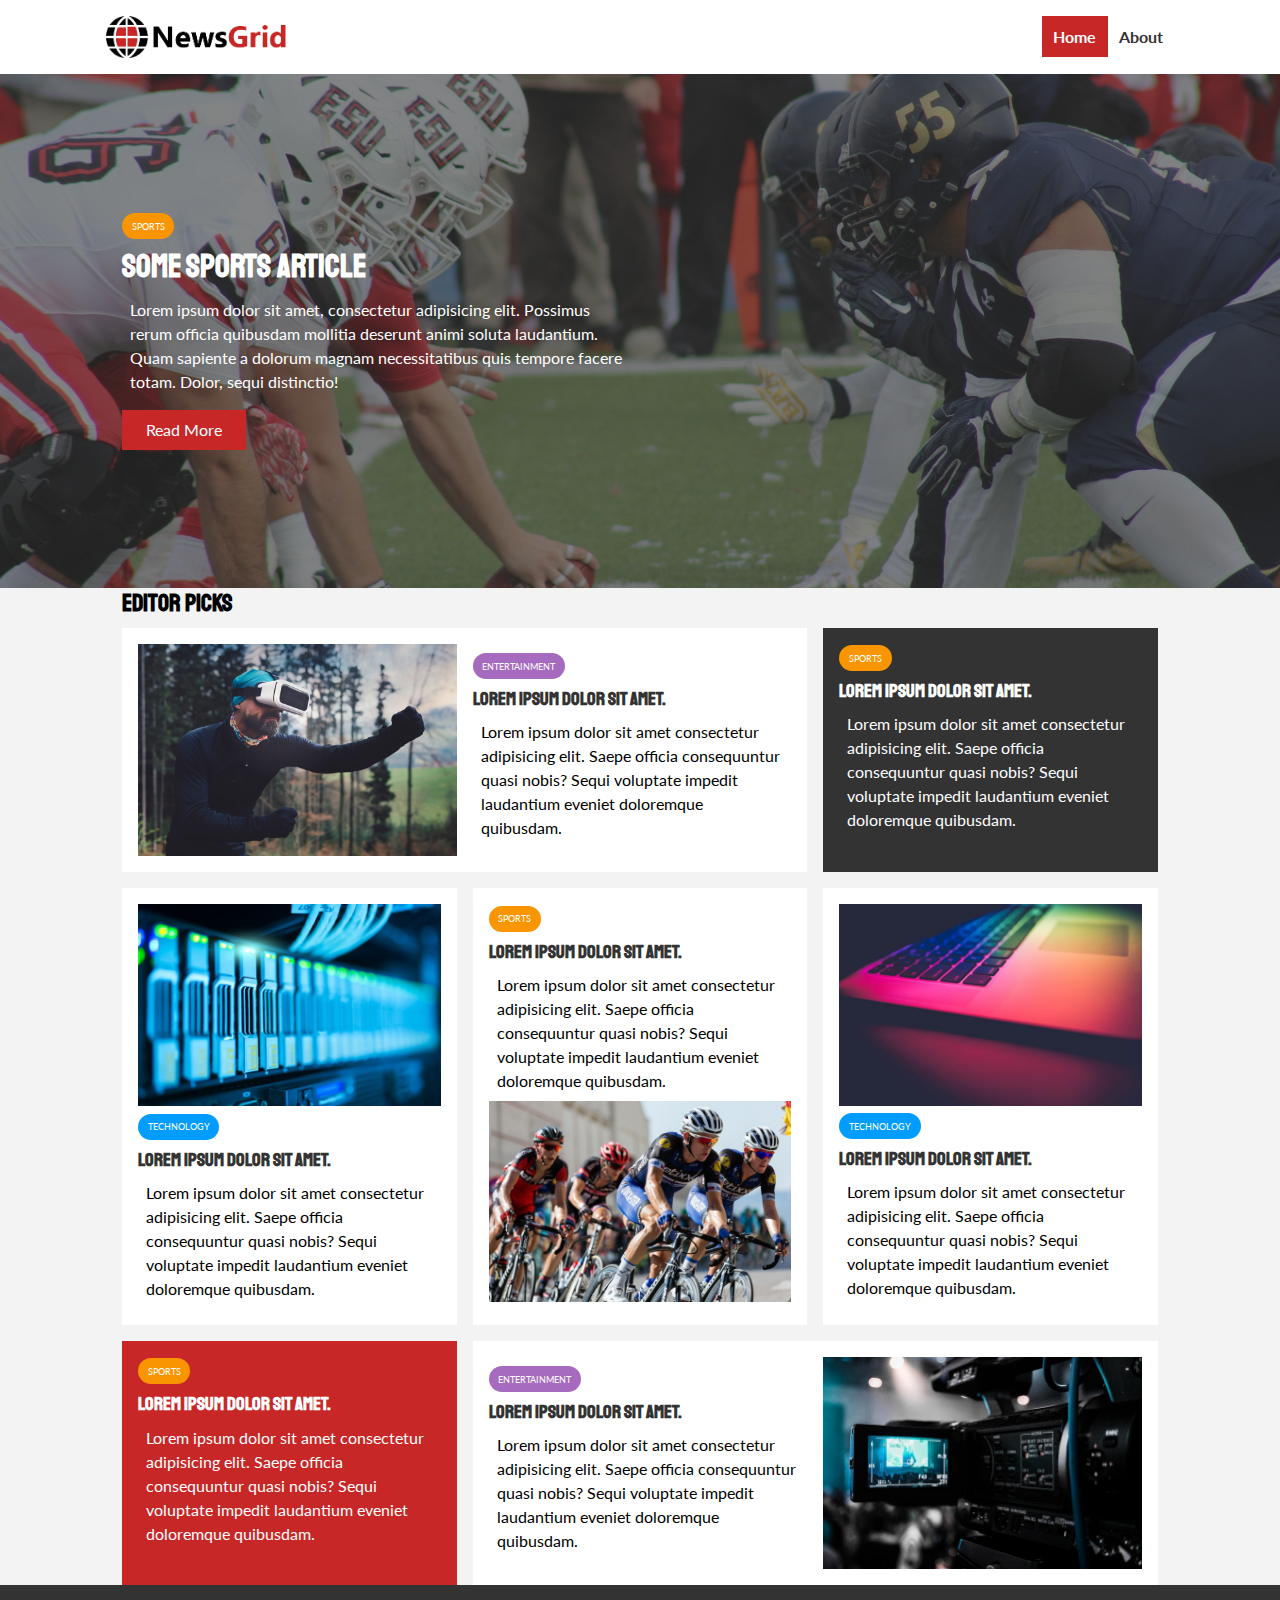
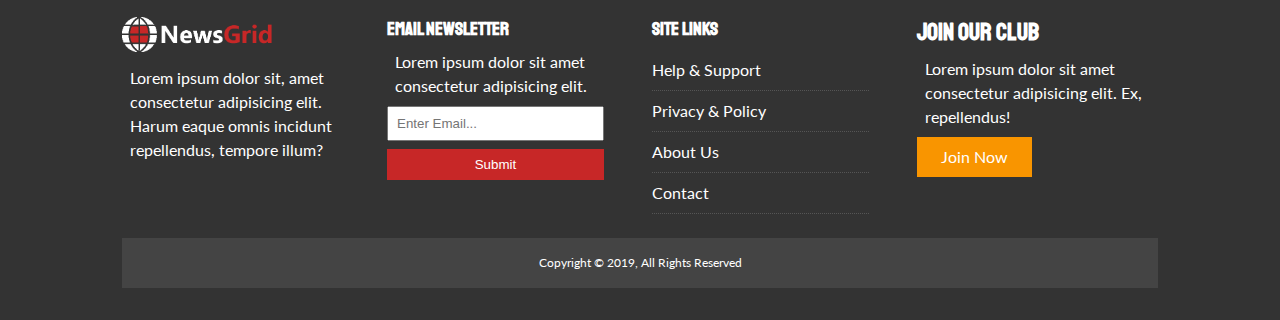
<file: index.html>
<!DOCTYPE html>
<html lang="en">
<head>
  <meta charset="UTF-8">
  <meta name="viewport" content="width=device-width, initial-scale=1.0">
  <meta http-equiv="X-UA-Compatible" content="ie=edge">
  <link rel="stylesheet" href="https://use.fontawesome.com/releases/v5.6.3/css/all.css" integrity="sha384-UHRtZLI+pbxtHCWp1t77Bi1L4ZtiqrqD80Kn4Z8NTSRyMA2Fd33n5dQ8lWUE00s/" crossorigin="anonymous">
  <link href="https://fonts.googleapis.com/css?family=Lato|Staatliches" rel="stylesheet">
  <link rel="stylesheet" href="css/style.css">
  <link rel="stylesheet" media="screen and (max-width: 768px)" href="css/mobile.css">
  <link rel="shortcut icon" type="image/x-icon" href="favicon.ico">
  <title>NewsGrid | Latest News</title>
</head>
<body>
  <nav id="main-nav">
    <div class="container">
      <img src="img/logo.png" alt="NewsGrid" class="logo">
      <div class="social">
        <a href="http://facebook.com" target="_blank"><i class="fab fa-facebook fa-2x"></i></a>
        <a href="http://twitter.com" target="_blank"><i class="fab fa-twitter fa-2x"></i></a>
        <a href="http://instagram.com" target="_blank"><i class="fab fa-instagram fa-2x"></i></a>
        <a href="http://youtube.com" target="_blank"><i class="fab fa-youtube fa-2x"></i></a>
      </div>
      <ul>
        <li><a class="current" href="index.html">Home</a></li>
        <li><a href="about.html">About</a></li>
      </ul>
    </div>
  </nav>

  <!-- Showcase -->
  <header id="showcase">
    <div class="container">
      <div class="showcase-container">
        <div class="showcase-content">
          <div class="category category-sports">Sports</div>
          <h1>Some Sports Article</h1>
          <p>Lorem ipsum dolor sit amet, consectetur adipisicing elit. Possimus rerum officia quibusdam mollitia deserunt animi soluta laudantium. Quam sapiente a dolorum magnam necessitatibus quis tempore facere totam. Dolor, sequi distinctio!</p>
          <a href="article.html" class="btn btn-primary">Read More</a>
        </div>
      </div>
    </div>
  </header>

  <!-- Home Articles -->
  <section id="home-articles" class="py2">
    <div class="container">
      <h2>Editor Picks</h2>
      <div class="articles-container">
        <article class="card">
          <img src="img/articles/ent1.jpg" alt="">
          <div>
            <div class="category category-ent">Entertainment</div>
            <h3>
              <a href="article.html">Lorem ipsum dolor sit amet.</a>
            </h3>
            <p>Lorem ipsum dolor sit amet consectetur adipisicing elit. Saepe officia consequuntur quasi nobis? Sequi voluptate impedit laudantium eveniet doloremque quibusdam.</p>
          </div>
        </article>
        <article class="card bg-dark">
            <div class="category category-sports">Sports</div>
            <h3>
              <a href="article.html">Lorem ipsum dolor sit amet.</a>
            </h3>
            <p>Lorem ipsum dolor sit amet consectetur adipisicing elit. Saepe officia consequuntur quasi nobis? Sequi voluptate impedit laudantium eveniet doloremque quibusdam.</p>
        </article>
        <article class="card">
          <img src="img/articles/tech1.jpg" alt="">
            <div class="category category-tech">Technology</div>
            <h3>
              <a href="article.html">Lorem ipsum dolor sit amet.</a>
            </h3>
            <p>Lorem ipsum dolor sit amet consectetur adipisicing elit. Saepe officia consequuntur quasi nobis? Sequi voluptate impedit laudantium eveniet doloremque quibusdam.</p>
        </article>
        <article class="card">
            <div class="category category-sports">Sports</div>
            <h3>
              <a href="article.html">Lorem ipsum dolor sit amet.</a>
            </h3>
            <p>Lorem ipsum dolor sit amet consectetur adipisicing elit. Saepe officia consequuntur quasi nobis? Sequi voluptate impedit laudantium eveniet doloremque quibusdam.</p>
            <img src="img/articles/sports1.jpg" alt="">
        </article>
        <article class="card">
          <img src="img/articles/tech2.jpg" alt="">
            <div class="category category-tech">Technology</div>
            <h3>
              <a href="article.html">Lorem ipsum dolor sit amet.</a>
            </h3>
            <p>Lorem ipsum dolor sit amet consectetur adipisicing elit. Saepe officia consequuntur quasi nobis? Sequi voluptate impedit laudantium eveniet doloremque quibusdam.</p>
        </article>
        <article class="card bg-primary">
          <div class="category category-sports">Sports</div>
          <h3>
            <a href="article.html">Lorem ipsum dolor sit amet.</a>
          </h3>
          <p>Lorem ipsum dolor sit amet consectetur adipisicing elit. Saepe officia consequuntur quasi nobis? Sequi voluptate impedit laudantium eveniet doloremque quibusdam.</p>
      </article>
      <article class="card">
        <div>
          <div class="category category-ent">Entertainment</div>
          <h3>
            <a href="article.html">Lorem ipsum dolor sit amet.</a>
          </h3>
          <p>Lorem ipsum dolor sit amet consectetur adipisicing elit. Saepe officia consequuntur quasi nobis? Sequi voluptate impedit laudantium eveniet doloremque quibusdam.</p>
        </div>
        <img src="img/articles/ent2.jpg" alt="">
      </article>
      </div>
    </div>
  </section>

  <!-- Footer -->
  <footer id="main-footer" class="py-2">
    <div class="container footer-container">
      <div>
        <img src="img/logo_light.png" alt="Newsgrid">
        <p>Lorem ipsum dolor sit, amet consectetur adipisicing elit. Harum eaque omnis incidunt repellendus, tempore illum?</p>
      </div>
      <div>
        <h3>Email Newsletter</h3>
        <p>Lorem ipsum dolor sit amet consectetur adipisicing elit.</p>
        <form name="contact" method="POST" data-netlify="true">
          <input type="email" name="email" placeholder="Enter Email...">
          <input type=submit valu="subscribe" class="btn btn-primary">
        </form>
      </div>
      <div>
        <h3>Site Links</h3>
        <ul class="list">
          <li><a href="#">Help & Support</a></li>
          <li><a href="#">Privacy & Policy</a></li>
          <li><a href="#">About Us</a></li>
          <li><a href="#">Contact</a></li>
        </ul>
      </div>
      <div>
        <h2>Join Our Club</h2>
        <p>Lorem ipsum dolor sit amet consectetur adipisicing elit. Ex, repellendus!</p>
        <a href="#" class="btn btn-secondary">Join Now</a>
      </div>
      <div>
        <p>
          Copyright &copy; 2019, All Rights Reserved
        </p>
      </div>
    </div>
  </footer>
</body>
</html>
</file>
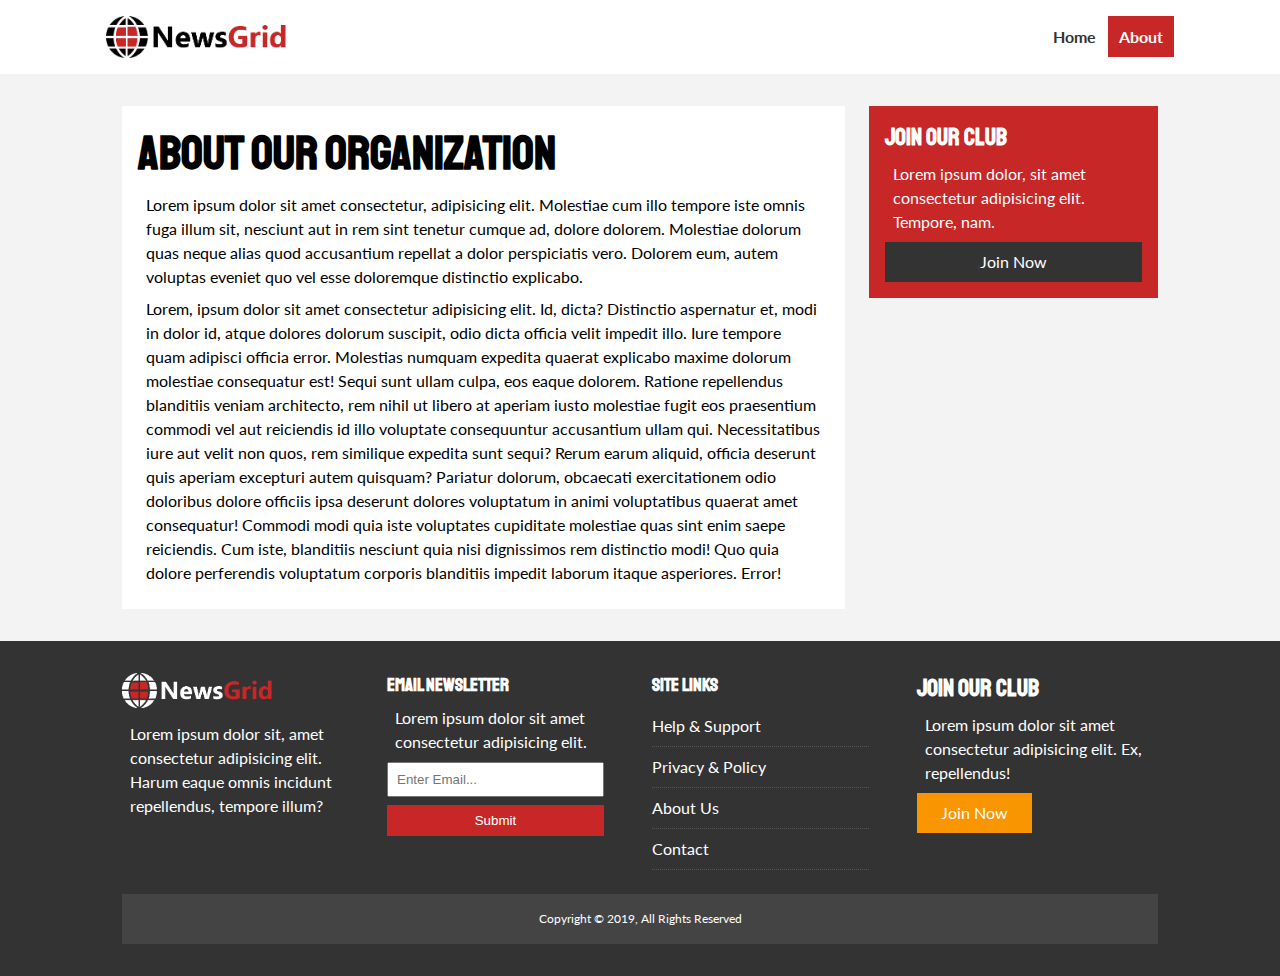
<file: about.html>
<!DOCTYPE html>
<html lang="en">
<head>
  <meta charset="UTF-8">
  <meta name="viewport" content="width=device-width, initial-scale=1.0">
  <meta http-equiv="X-UA-Compatible" content="ie=edge">
  <link rel="stylesheet" href="https://use.fontawesome.com/releases/v5.6.3/css/all.css" integrity="sha384-UHRtZLI+pbxtHCWp1t77Bi1L4ZtiqrqD80Kn4Z8NTSRyMA2Fd33n5dQ8lWUE00s/" crossorigin="anonymous">
  <link href="https://fonts.googleapis.com/css?family=Lato|Staatliches" rel="stylesheet">
  <link rel="stylesheet" href="css/style.css">
  <link rel="stylesheet" media="screen and (max-width: 768px)" href="css/mobile.css">
  <link rel="shortcut icon" type="image/x-icon" href="favicon.ico">
  <title>NewsGrid | About</title>
</head>
<body>
  <nav id="main-nav">
    <div class="container">
      <img src="img/logo.png" alt="NewsGrid" class="logo">
      <div class="social">
        <a href="http://facebook.com" target="_blank"><i class="fab fa-facebook fa-2x"></i></a>
        <a href="http://twitter.com" target="_blank"><i class="fab fa-twitter fa-2x"></i></a>
        <a href="http://instagram.com" target="_blank"><i class="fab fa-instagram fa-2x"></i></a>
        <a href="http://youtube.com" target="_blank"><i class="fab fa-youtube fa-2x"></i></a>
      </div>
      <ul>
        <li><a href="index.html">Home</a></li>
        <li><a href="about.html" class="current" >About</a></li>
      </ul>
    </div>
  </nav>
  
  <section id="about">
      <div class="container">
          <div class="page-container">
              <article class="card">
                  <h1 class="l-heading">About Our Organization</h1>
                  <p>Lorem ipsum dolor sit amet consectetur, adipisicing elit. Molestiae cum illo tempore iste omnis fuga illum sit, nesciunt aut in rem sint tenetur cumque ad, dolore dolorem. Molestiae dolorum quas neque alias quod accusantium repellat a dolor perspiciatis vero. Dolorem eum, autem voluptas eveniet quo vel esse doloremque distinctio explicabo.</p>
                  <p>Lorem, ipsum dolor sit amet consectetur adipisicing elit. Id, dicta? Distinctio aspernatur et, modi in dolor id, atque dolores dolorum suscipit, odio dicta officia velit impedit illo. Iure tempore quam adipisci officia error. Molestias numquam expedita quaerat explicabo maxime dolorum molestiae consequatur est! Sequi sunt ullam culpa, eos eaque dolorem. Ratione repellendus blanditiis veniam architecto, rem nihil ut libero at aperiam iusto molestiae fugit eos praesentium commodi vel aut reiciendis id illo voluptate consequuntur accusantium ullam qui. Necessitatibus iure aut velit non quos, rem similique expedita sunt sequi? Rerum earum aliquid, officia deserunt quis aperiam excepturi autem quisquam? Pariatur dolorum, obcaecati exercitationem odio doloribus dolore officiis ipsa deserunt dolores voluptatum in animi voluptatibus quaerat amet consequatur! Commodi modi quia iste voluptates cupiditate molestiae quas sint enim saepe reiciendis. Cum iste, blanditiis nesciunt quia nisi dignissimos rem distinctio modi! Quo quia dolore perferendis voluptatum corporis blanditiis impedit laborum itaque asperiores. Error!</p>
              </article>
              <aside class="card bg-primary">
                  <h2>Join Our Club</h2>
                  <p>Lorem ipsum dolor, sit amet consectetur adipisicing elit. Tempore, nam.</p>
                  <a href="#" class="btn btn-dark btn-block">Join Now</a>
              </aside>
          </div>
      </div>
  </section>

  <!-- Footer -->
  <footer id="main-footer" class="py-2">
    <div class="container footer-container">
      <div>
        <img src="img/logo_light.png" alt="Newsgrid">
        <p>Lorem ipsum dolor sit, amet consectetur adipisicing elit. Harum eaque omnis incidunt repellendus, tempore illum?</p>
      </div>
      <div>
        <h3>Email Newsletter</h3>
        <p>Lorem ipsum dolor sit amet consectetur adipisicing elit.</p>
        <form name="contact" method="POST" data-netlify="true">
          <input type="email" name="email" placeholder="Enter Email...">
          <input type=submit valu="subscribe" class="btn btn-primary">
        </form>
      </div>
      <div>
        <h3>Site Links</h3>
        <ul class="list">
          <li><a href="#">Help & Support</a></li>
          <li><a href="#">Privacy & Policy</a></li>
          <li><a href="#">About Us</a></li>
          <li><a href="#">Contact</a></li>
        </ul>
      </div>
      <div>
        <h2>Join Our Club</h2>
        <p>Lorem ipsum dolor sit amet consectetur adipisicing elit. Ex, repellendus!</p>
        <a href="#" class="btn btn-secondary">Join Now</a>
      </div>
      <div>
        <p>
          Copyright &copy; 2019, All Rights Reserved
        </p>
      </div>
    </div>
  </footer>
</body>
</html>
</file>
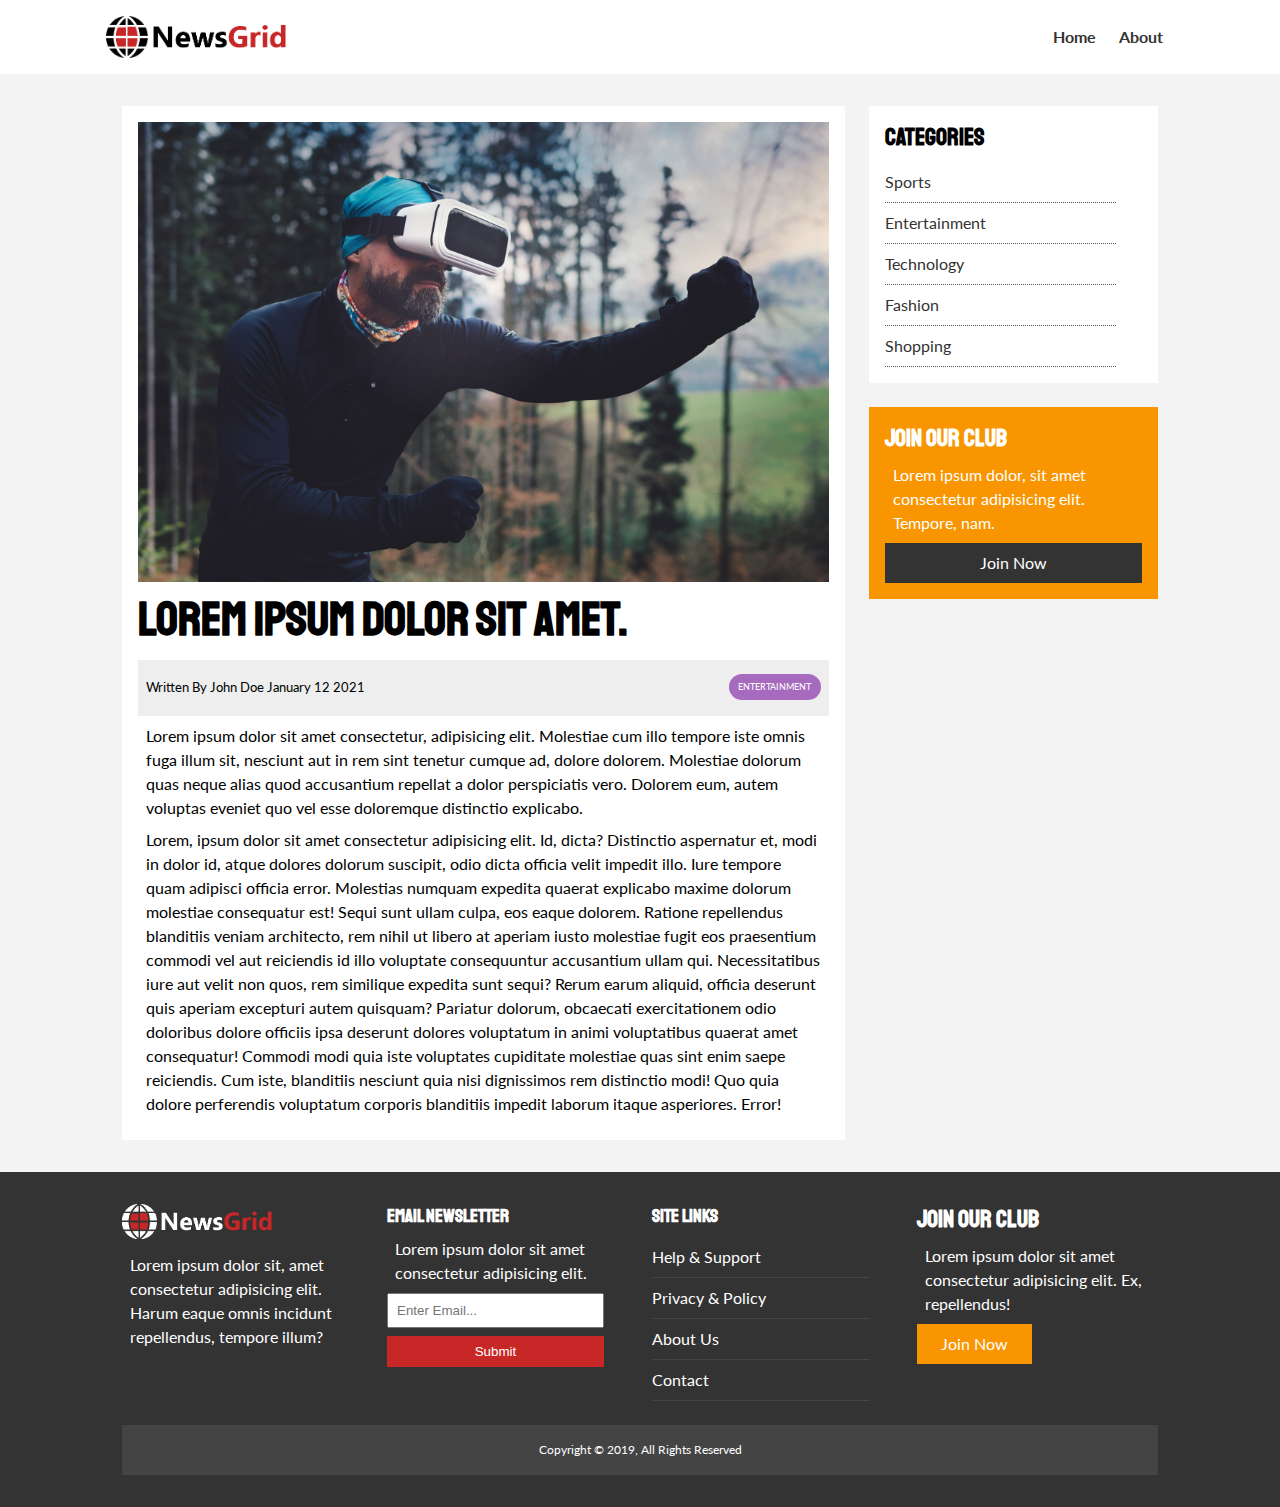
<file: article.html>
<!DOCTYPE html>
<html lang="en">
<head>
  <meta charset="UTF-8">
  <meta name="viewport" content="width=device-width, initial-scale=1.0">
  <meta http-equiv="X-UA-Compatible" content="ie=edge">
  <link rel="stylesheet" href="https://use.fontawesome.com/releases/v5.6.3/css/all.css" integrity="sha384-UHRtZLI+pbxtHCWp1t77Bi1L4ZtiqrqD80Kn4Z8NTSRyMA2Fd33n5dQ8lWUE00s/" crossorigin="anonymous">
  <link href="https://fonts.googleapis.com/css?family=Lato|Staatliches" rel="stylesheet">
  <link rel="stylesheet" href="css/style.css">
  <link rel="stylesheet" media="screen and (max-width: 768px)" href="css/mobile.css">
  <link rel="shortcut icon" type="image/x-icon" href="favicon.ico">
  <title>NewsGrid | Latest News</title>
</head>
<body>
  <nav id="main-nav">
    <div class="container">
      <img src="img/logo.png" alt="NewsGrid" class="logo">
      <div class="social">
        <a href="http://facebook.com" target="_blank"><i class="fab fa-facebook fa-2x"></i></a>
        <a href="http://twitter.com" target="_blank"><i class="fab fa-twitter fa-2x"></i></a>
        <a href="http://instagram.com" target="_blank"><i class="fab fa-instagram fa-2x"></i></a>
        <a href="http://youtube.com" target="_blank"><i class="fab fa-youtube fa-2x"></i></a>
      </div>
      <ul>
        <li><a href="index.html">Home</a></li>
        <li><a href="about.html">About</a></li>
      </ul>
    </div>
  </nav>
  
  <section id="article">
      <div class="container">
          <div class="page-container">
              <article class="card">
                  <img src="img/articles/ent1.jpg" alt="">
                  <h1 class="l-heading">Lorem ipsum dolor sit amet.</h1>
                  <div class="meta">
                      <small>
                          <i class="fa fa-user"></i> Written By John Doe January 12 2021
                      </small>
                      <div class="category category-ent"> Entertainment</div>
                  </div>
                  <p>Lorem ipsum dolor sit amet consectetur, adipisicing elit. Molestiae cum illo tempore iste omnis fuga illum sit, nesciunt aut in rem sint tenetur cumque ad, dolore dolorem. Molestiae dolorum quas neque alias quod accusantium repellat a dolor perspiciatis vero. Dolorem eum, autem voluptas eveniet quo vel esse doloremque distinctio explicabo.</p>
                  <p>Lorem, ipsum dolor sit amet consectetur adipisicing elit. Id, dicta? Distinctio aspernatur et, modi in dolor id, atque dolores dolorum suscipit, odio dicta officia velit impedit illo. Iure tempore quam adipisci officia error. Molestias numquam expedita quaerat explicabo maxime dolorum molestiae consequatur est! Sequi sunt ullam culpa, eos eaque dolorem. Ratione repellendus blanditiis veniam architecto, rem nihil ut libero at aperiam iusto molestiae fugit eos praesentium commodi vel aut reiciendis id illo voluptate consequuntur accusantium ullam qui. Necessitatibus iure aut velit non quos, rem similique expedita sunt sequi? Rerum earum aliquid, officia deserunt quis aperiam excepturi autem quisquam? Pariatur dolorum, obcaecati exercitationem odio doloribus dolore officiis ipsa deserunt dolores voluptatum in animi voluptatibus quaerat amet consequatur! Commodi modi quia iste voluptates cupiditate molestiae quas sint enim saepe reiciendis. Cum iste, blanditiis nesciunt quia nisi dignissimos rem distinctio modi! Quo quia dolore perferendis voluptatum corporis blanditiis impedit laborum itaque asperiores. Error!</p>
              </article>
              
              <aside id="categories" class="card">
                  <h2>Categories</h2>
                  <ul class="list">
                      <li><a href="#"><i class="fas fa-chevron-right"></i> Sports</a></li>
                      <li><a href="#"><i class="fas fa-chevron-right"></i> Entertainment</a></li>
                      <li><a href="#"><i class="fas fa-chevron-right"></i> Technology</a></li>
                      <li><a href="#"><i class="fas fa-chevron-right"></i> Fashion</a></li>
                      <li><a href="#"><i class="fas fa-chevron-right"></i> Shopping</a></li>
                  </ul>
              </aside>

              <aside class="card bg-secondary">
                  <h2>Join Our Club</h2>
                  <p>Lorem ipsum dolor, sit amet consectetur adipisicing elit. Tempore, nam.</p>
                  <a href="#" class="btn btn-dark btn-block">Join Now</a>
              </aside>
          </div>
      </div>
  </section>

  <!-- Footer -->
  <footer id="main-footer" class="py-2">
    <div class="container footer-container">
      <div>
        <img src="img/logo_light.png" alt="Newsgrid">
        <p>Lorem ipsum dolor sit, amet consectetur adipisicing elit. Harum eaque omnis incidunt repellendus, tempore illum?</p>
      </div>
      <div>
        <h3>Email Newsletter</h3>
        <p>Lorem ipsum dolor sit amet consectetur adipisicing elit.</p>
        <form name="contact" method="POST" data-netlify="true">
          <input type="email" name="email" placeholder="Enter Email...">
          <input type=submit valu="subscribe" class="btn btn-primary">
      </div>
      <div>
        <h3>Site Links</h3>
        <ul class="list">
          <li><a href="#">Help & Support</a></li>
          <li><a href="#">Privacy & Policy</a></li>
          <li><a href="#">About Us</a></li>
          <li><a href="#">Contact</a></li>
        </ul>
      </div>
      <div>
        <h2>Join Our Club</h2>
        <p>Lorem ipsum dolor sit amet consectetur adipisicing elit. Ex, repellendus!</p>
        <a href="#" class="btn btn-secondary">Join Now</a>
      </div>
      <div>
        <p>
          Copyright &copy; 2019, All Rights Reserved
        </p>
      </div>
    </div>
  </footer>
</body>
</html>
</file>
<file: css/style.css>
:root {
    --primary-color: #c72727;
    --secondary-color: #f99500;
    --light-color: #f3f3f3;
    --dark-color: #333;
    --max-width: 1100px;
}

.category {
    --sports-color: #f99500;
    --ent-color: #a66bbe;
    --tech-color: #009cff;
}

* {
    margin: 0;
    padding: 0;
    box-sizing: border-box;
}

body {
    font-family: 'Lato', sans-serif;
    line-height: 1.5;
    background: var(--light-color);
}

a {
    text-decoration: none;
    color: #333;
}

p {
    margin: .5rem;
}

ul {
    list-style: none;
}

img {
    width: 100%;
}

h1, h2, h3, h4, h5, h6 {
    font-family: 'Staatliches', cursive;
    margin-bottom: 0.55rem;
    line-height: 1.3; 
}

/* Utility */
.container {
    max-width: var(--max-width);
    margin: auto;
    padding: 0 2rem;
    overflow: hidden;
}

.category {
    display: inline-block;
    color: #fff;
    font-size: 0.55rem;
    text-transform: uppercase;
    padding: 0.4rem 0.6rem;
    border-radius: 15px;
    margin-bottom: 0.5rem;
}

.category-sports { background: var(--sports-color) } 
.category-ent { background: var(--ent-color) } 
.category-tech { background: var(--tech-color) } 

.btn {
 display: inline-block;
 border: none;
 background: var(--dark-color);
 color: #fff;
 padding: 0.5rem 1.5rem;
}

.btn-light { background: var(--light-color) }
.btn-primary { background: var(--primary-color) }
.btn-secondary { background: var(--secondary-color) }

.btn-block {
    display: block;
    width: 100%;
    text-align: center;
}

.btn:hover {
    opacity: 0.9;
}

.card {
    background: #fff;
    padding: 1rem;
}

.bg-dark {
    background: var(--dark-color);
    color: #fff;
}
.bg-primary {
    background: var(--primary-color);
    color: #fff;
}
.bg-secondary {
    background: var(--secondary-color);
    color: #fff;
}

.bg-dark h1,
.bg-dark h2,
.bg-dark h3,
.bg-dark a,
.bg-primary h1,
.bg-primary h2,
.bg-primary h3,
.bg-primary a,
.bg-secondary h1,
.bg-secondary h2,
.bg-secondary h3,
.bg-secondary a {
    color: #fff;;
}

.list li {
    padding: .5rem 0;
    border-bottom: #555 dotted 1px;
    width: 90%;
}

.list li a:hover {
    color: var(--primary-color) !important;
}

.py-1 { padding: 1.5rem 0 }
.py-2 { padding: 2rem 0 }
.py-3 { padding: 3rem 0 }
.p-1 { padding: 3rem 0 }
.p-2 { padding: 3rem 0 }
.p-3 { padding: 3rem 0 }

.l-heading {
    font-size: 3rem;
}

/* Inner page grid container */
.page-container {
    display: grid;
    grid-template-columns: 5fr 2fr;
    margin: 2rem 0;
    grid-gap: 1.5rem;
}

.page-container > *:first-child {
    grid-row: 1 / span 3;
}

/* Navigation */
#main-nav {
    background: #fff;
    position: sticky;
    top: 0;
    z-index: 2;
}

#main-nav .container {
    display: grid;
    grid-template-columns: 6fr 3fr 2fr;
    padding: 1rem;
    align-items: center;
}

#main-nav .logo {
    width: 180px;
}

#main-nav ul {
    justify-self: end;
    display: flex;
}

#main-nav ul li a {
    padding: 0.7rem;
    font-weight: bold;
}

#main-nav ul li a.current {
    background: var(--primary-color);
    color: #fff;
}

#main-nav ul li a:hover {
    background: var(--light-color);
    color: var(--dark-color);
}

#main-nav .social {
    justify-self: center;
}

#main-nav .social i {
    color: #777;
    margin-right: .5rem;
}

/* Showcase */
#showcase {
    color: #fff;
    background: #333;
    padding: 2rem;
    position: relative;
}

#showcase:before {
    content: '';
    background: url('../img/featured.jpg') no-repeat center center/cover;
    position: absolute;
    top: 0;
    left: 0;
    width: 100%;
    height: 100%;
    opacity: 0.4;
}

#showcase .showcase-container {
    display: grid;
    grid-template-columns: repeat(2, 1fr);
    justify-content: center;
    align-items: center;
    height: 50vh;
}

#showcase .showcase-content {
    z-index: 1;
}

#showcase .showcase-content p {
    margin-bottom: 1rem;
}

/* Home Articles */
#home-articles .articles-container {
    display: grid;
    grid-template-columns: repeat(3, 1fr);
    grid-gap: 1rem;
}

#home-articles .articles-container > *:first-child,
#home-articles .articles-container > *:last-child
{
    display: grid;
    grid-template-columns: repeat(2, 1fr);
    grid-gap: 1rem;
    grid-column: 1 / span 2;
    align-items: center;
}

#home-articles .articles-container > *:last-child {
    grid-column: 2 / span 2;
}

#article .meta {
    display: flex;
    justify-content: space-between;
    align-items: center;
    background: #eee;
    padding: 0.5rem;
}

#article .meta .category {
    margin-top: 0.4rem;
}

/* Footer */
#main-footer {
    background: var(--dark-color);
    color: #fff;
}

#main-footer img {
    width: 150px;
}

#main-footer a {
    color: #fff;
}

#main-footer .footer-container {
    display: grid;
    grid-template-columns: repeat(4, 1fr);
    grid-gap: 1.5rem;
}

#main-footer .footer-container > *:last-child {
    grid-column: 1 / span 4;
    background: #444;
    padding: .5rem;
    text-align: center;
    font-size: 0.75rem;
}

#main-footer .footer-container input[type='email'] {
    width: 90%;
    padding: 0.5rem;
    margin-bottom: 0.5rem;
}

#main-footer .footer-container input[type='submit'] {
    width: 90%;
}
</file>
<file: css/mobile.css>
/* Navigation */
#main-nav .social {
    display: none;
}

#main-nav .container {
    grid-template-columns: 1fr;
    grid-gap: 1.2rem;
}

#main-nav ul,
#main-nav .logo {
    justify-self: center;
}

#main-nav ul li a {
    padding: 0.50rem;
}

#home-articles .articles-container {
    grid-template-columns: repeat(2, 1fr);
}

#home-articles .articles-container > *:first-child,
#home-articles .articles-container > *:last-child {
    grid-template-columns: 1fr;
    grid-column: 1;
}

@media(max-width: 600px) {
    /* Stack Grid İtems */
    #showcase .showcase-container,
    #home-articles .articles-container,
    #main-footer .footer-container {
        grid-template-columns: 1fr;
    }

    #main-footer .footer-container > *:last-child {
    grid-column: 1;
    }

    #main-footer .footer-container > * {
        border-bottom: #444 dotted 1px;
        padding-bottom: 1rem;
    }

    #main-footer .footer-container > *:last-child,
    #main-footer .footer-container > *:nth-child(3),
    #main-footer .footer-container > *:nth-child(4) {
        border: none;
    }

    .page-container {
        grid-template-columns: 1fr;
        text-align: center;
    }
    
    .page-container > *:first-child {
        grid-row: 1;
    }
}
</file>
